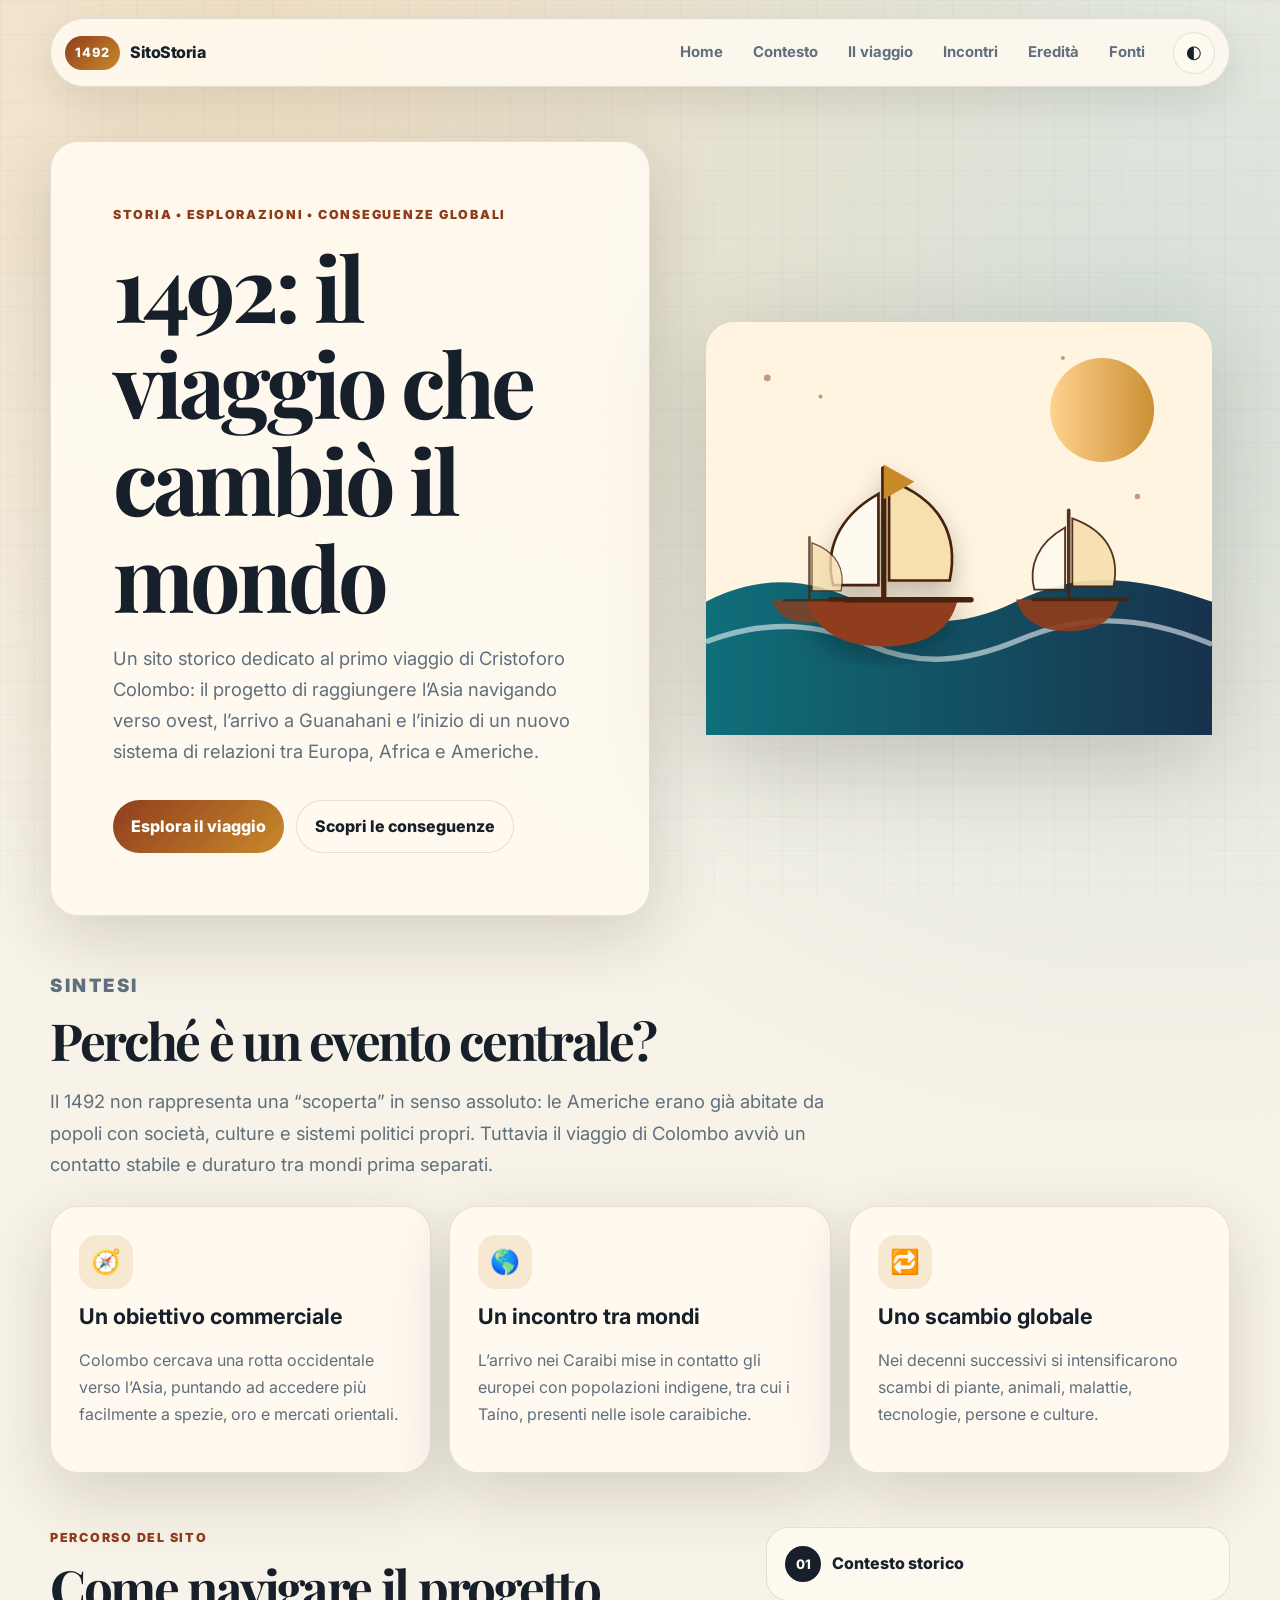
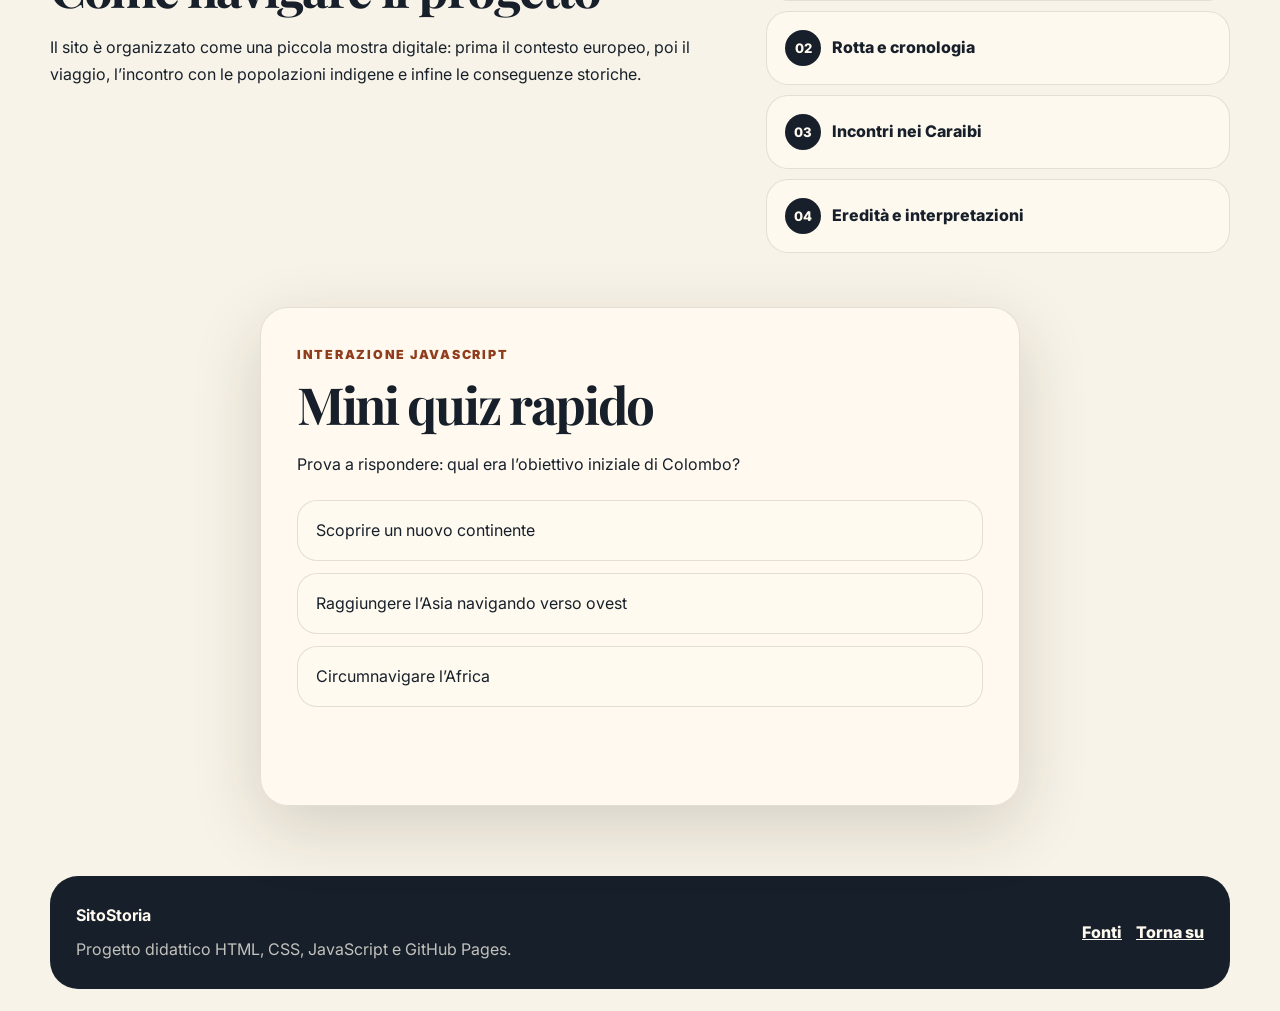
<file: index.html>
<!DOCTYPE html>
<html lang="it" id="top">
<head>
  <meta charset="UTF-8">
  <meta name="viewport" content="width=device-width, initial-scale=1.0">
  <title>SitoStoria | Il viaggio di Colombo del 1492</title>
  <meta name="description" content="Sito storico sulla scoperta dell&#x27;America e sul viaggio di Colombo del 1492.">
  
<link rel="preconnect" href="https://fonts.googleapis.com">
<link rel="preconnect" href="https://fonts.gstatic.com" crossorigin>
<link href="https://fonts.googleapis.com/css2?family=Inter:wght@400;500;600;700;800&family=Playfair+Display:wght@700;800&display=swap" rel="stylesheet">

  <link rel="stylesheet" href="css/style.css">
  <script src="js/script.js" defer></script>
</head>
<body>
  <div class="progress-bar" aria-hidden="true"></div>
  
<header class="site-header">
  <a class="brand" href="index.html" aria-label="Torna alla home">
    <span class="brand-mark">1492</span>
    <span class="brand-text">SitoStoria</span>
  </a>

  <button class="nav-toggle" aria-label="Apri menu" aria-expanded="false">
    <span></span><span></span><span></span>
  </button>

  <nav class="main-nav" aria-label="Navigazione principale">
    <a href="index.html">Home</a>
    <a href="contesto.html">Contesto</a>
    <a href="viaggio.html">Il viaggio</a>
    <a href="incontri.html">Incontri</a>
    <a href="eredita.html">Eredità</a>
    <a href="fonti.html">Fonti</a>
  </nav>

  <button class="theme-toggle" type="button" aria-label="Cambia tema">◐</button>
</header>

  <main>
  
<section class="hero hero-grid">
  <div class="hero-content">
    <p class="eyebrow">Storia • esplorazioni • conseguenze globali</p>
    <h1>1492: il viaggio che cambiò il mondo</h1>
    <p class="hero-lead">
      Un sito storico dedicato al primo viaggio di Cristoforo Colombo: il progetto di raggiungere l’Asia navigando verso ovest, l’arrivo a Guanahani e l’inizio di un nuovo sistema di relazioni tra Europa, Africa e Americhe.
    </p>
    <div class="hero-actions">
      <a class="btn primary" href="viaggio.html">Esplora il viaggio</a>
      <a class="btn ghost" href="eredita.html">Scopri le conseguenze</a>
    </div>
  </div>
  <div class="hero-visual">
    <img src="img/hero-caravelle.svg" alt="Illustrazione stilizzata di tre caravelle nell'oceano">
  </div>
</section>

<section class="section">
  <div class="section-heading">
    <p class="eyebrow">Sintesi</p>
    <h2>Perché è un evento centrale?</h2>
    <p>
      Il 1492 non rappresenta una “scoperta” in senso assoluto: le Americhe erano già abitate da popoli con società, culture e sistemi politici propri. Tuttavia il viaggio di Colombo avviò un contatto stabile e duraturo tra mondi prima separati.
    </p>
  </div>

  <div class="cards three">
    <article class="card">
      <span class="card-icon">🧭</span>
      <h3>Un obiettivo commerciale</h3>
      <p>Colombo cercava una rotta occidentale verso l’Asia, puntando ad accedere più facilmente a spezie, oro e mercati orientali.</p>
    </article>
    <article class="card">
      <span class="card-icon">🌎</span>
      <h3>Un incontro tra mondi</h3>
      <p>L’arrivo nei Caraibi mise in contatto gli europei con popolazioni indigene, tra cui i Taíno, presenti nelle isole caraibiche.</p>
    </article>
    <article class="card">
      <span class="card-icon">🔁</span>
      <h3>Uno scambio globale</h3>
      <p>Nei decenni successivi si intensificarono scambi di piante, animali, malattie, tecnologie, persone e culture.</p>
    </article>
  </div>
</section>

<section class="section split">
  <div>
    <p class="eyebrow">Percorso del sito</p>
    <h2>Come navigare il progetto</h2>
    <p>
      Il sito è organizzato come una piccola mostra digitale: prima il contesto europeo, poi il viaggio, l’incontro con le popolazioni indigene e infine le conseguenze storiche.
    </p>
  </div>
  <div class="mini-timeline">
    <a href="contesto.html"><span>01</span> Contesto storico</a>
    <a href="viaggio.html"><span>02</span> Rotta e cronologia</a>
    <a href="incontri.html"><span>03</span> Incontri nei Caraibi</a>
    <a href="eredita.html"><span>04</span> Eredità e interpretazioni</a>
  </div>
</section>

<section class="section quiz-section">
  <div class="quiz-card">
    <p class="eyebrow">Interazione JavaScript</p>
    <h2>Mini quiz rapido</h2>
    <p>Prova a rispondere: qual era l’obiettivo iniziale di Colombo?</p>
    <div class="quiz-options" data-quiz>
      <button data-correct="false">Scoprire un nuovo continente</button>
      <button data-correct="true">Raggiungere l’Asia navigando verso ovest</button>
      <button data-correct="false">Circumnavigare l’Africa</button>
    </div>
    <p class="quiz-feedback" aria-live="polite"></p>
  </div>
</section>

  </main>
  
<footer class="site-footer">
  <div>
    <strong>SitoStoria</strong>
    <p>Progetto didattico HTML, CSS, JavaScript e GitHub Pages.</p>
  </div>
  <div class="footer-links">
    <a href="fonti.html">Fonti</a>
    <a href="#top">Torna su</a>
  </div>
</footer>

</body>
</html>
</file>
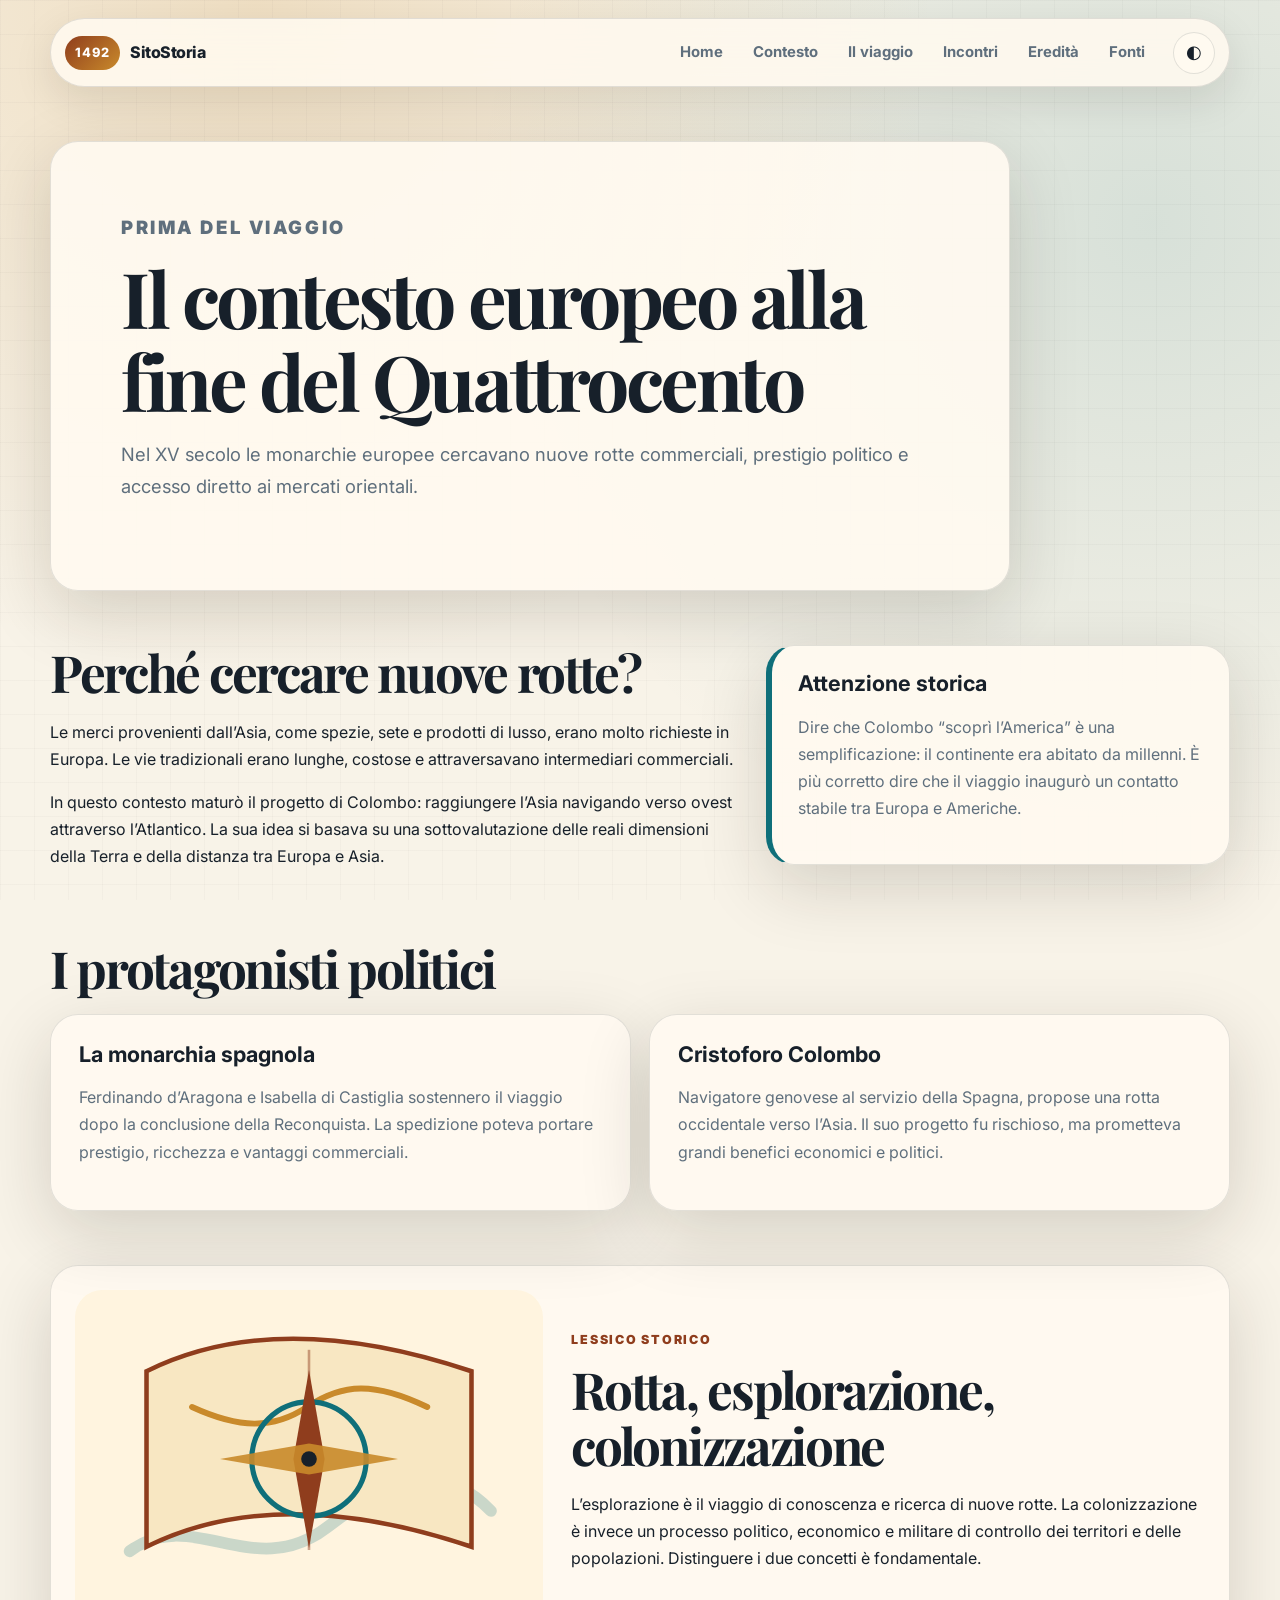
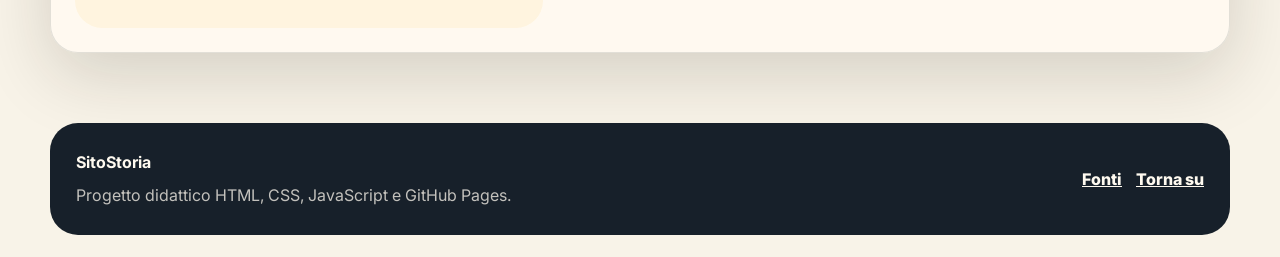
<file: contesto.html>
<!DOCTYPE html>
<html lang="it" id="top">
<head>
  <meta charset="UTF-8">
  <meta name="viewport" content="width=device-width, initial-scale=1.0">
  <title>Contesto storico | SitoStoria</title>
  <meta name="description" content="Contesto storico europeo alla fine del Quattrocento.">
  
<link rel="preconnect" href="https://fonts.googleapis.com">
<link rel="preconnect" href="https://fonts.gstatic.com" crossorigin>
<link href="https://fonts.googleapis.com/css2?family=Inter:wght@400;500;600;700;800&family=Playfair+Display:wght@700;800&display=swap" rel="stylesheet">

  <link rel="stylesheet" href="css/style.css">
  <script src="js/script.js" defer></script>
</head>
<body>
  <div class="progress-bar" aria-hidden="true"></div>
  
<header class="site-header">
  <a class="brand" href="index.html" aria-label="Torna alla home">
    <span class="brand-mark">1492</span>
    <span class="brand-text">SitoStoria</span>
  </a>

  <button class="nav-toggle" aria-label="Apri menu" aria-expanded="false">
    <span></span><span></span><span></span>
  </button>

  <nav class="main-nav" aria-label="Navigazione principale">
    <a href="index.html">Home</a>
    <a href="contesto.html">Contesto</a>
    <a href="viaggio.html">Il viaggio</a>
    <a href="incontri.html">Incontri</a>
    <a href="eredita.html">Eredità</a>
    <a href="fonti.html">Fonti</a>
  </nav>

  <button class="theme-toggle" type="button" aria-label="Cambia tema">◐</button>
</header>

  <main>
  
<section class="page-hero">
  <p class="eyebrow">Prima del viaggio</p>
  <h1>Il contesto europeo alla fine del Quattrocento</h1>
  <p>
    Nel XV secolo le monarchie europee cercavano nuove rotte commerciali, prestigio politico e accesso diretto ai mercati orientali.
  </p>
</section>

<section class="section split">
  <div>
    <h2>Perché cercare nuove rotte?</h2>
    <p>
      Le merci provenienti dall’Asia, come spezie, sete e prodotti di lusso, erano molto richieste in Europa. Le vie tradizionali erano lunghe, costose e attraversavano intermediari commerciali.
    </p>
    <p>
      In questo contesto maturò il progetto di Colombo: raggiungere l’Asia navigando verso ovest attraverso l’Atlantico. La sua idea si basava su una sottovalutazione delle reali dimensioni della Terra e della distanza tra Europa e Asia.
    </p>
  </div>
  <aside class="note">
    <h3>Attenzione storica</h3>
    <p>
      Dire che Colombo “scoprì l’America” è una semplificazione: il continente era abitato da millenni. È più corretto dire che il viaggio inaugurò un contatto stabile tra Europa e Americhe.
    </p>
  </aside>
</section>

<section class="section">
  <h2>I protagonisti politici</h2>
  <div class="cards two">
    <article class="card">
      <h3>La monarchia spagnola</h3>
      <p>
        Ferdinando d’Aragona e Isabella di Castiglia sostennero il viaggio dopo la conclusione della Reconquista. La spedizione poteva portare prestigio, ricchezza e vantaggi commerciali.
      </p>
    </article>
    <article class="card">
      <h3>Cristoforo Colombo</h3>
      <p>
        Navigatore genovese al servizio della Spagna, propose una rotta occidentale verso l’Asia. Il suo progetto fu rischioso, ma prometteva grandi benefici economici e politici.
      </p>
    </article>
  </div>
</section>

<section class="section image-band">
  <img src="img/compasso-mappa.svg" alt="Compasso e mappa nautica stilizzata">
  <div>
    <p class="eyebrow">Lessico storico</p>
    <h2>Rotta, esplorazione, colonizzazione</h2>
    <p>
      L’esplorazione è il viaggio di conoscenza e ricerca di nuove rotte. La colonizzazione è invece un processo politico, economico e militare di controllo dei territori e delle popolazioni. Distinguere i due concetti è fondamentale.
    </p>
  </div>
</section>

  </main>
  
<footer class="site-footer">
  <div>
    <strong>SitoStoria</strong>
    <p>Progetto didattico HTML, CSS, JavaScript e GitHub Pages.</p>
  </div>
  <div class="footer-links">
    <a href="fonti.html">Fonti</a>
    <a href="#top">Torna su</a>
  </div>
</footer>

</body>
</html>
</file>
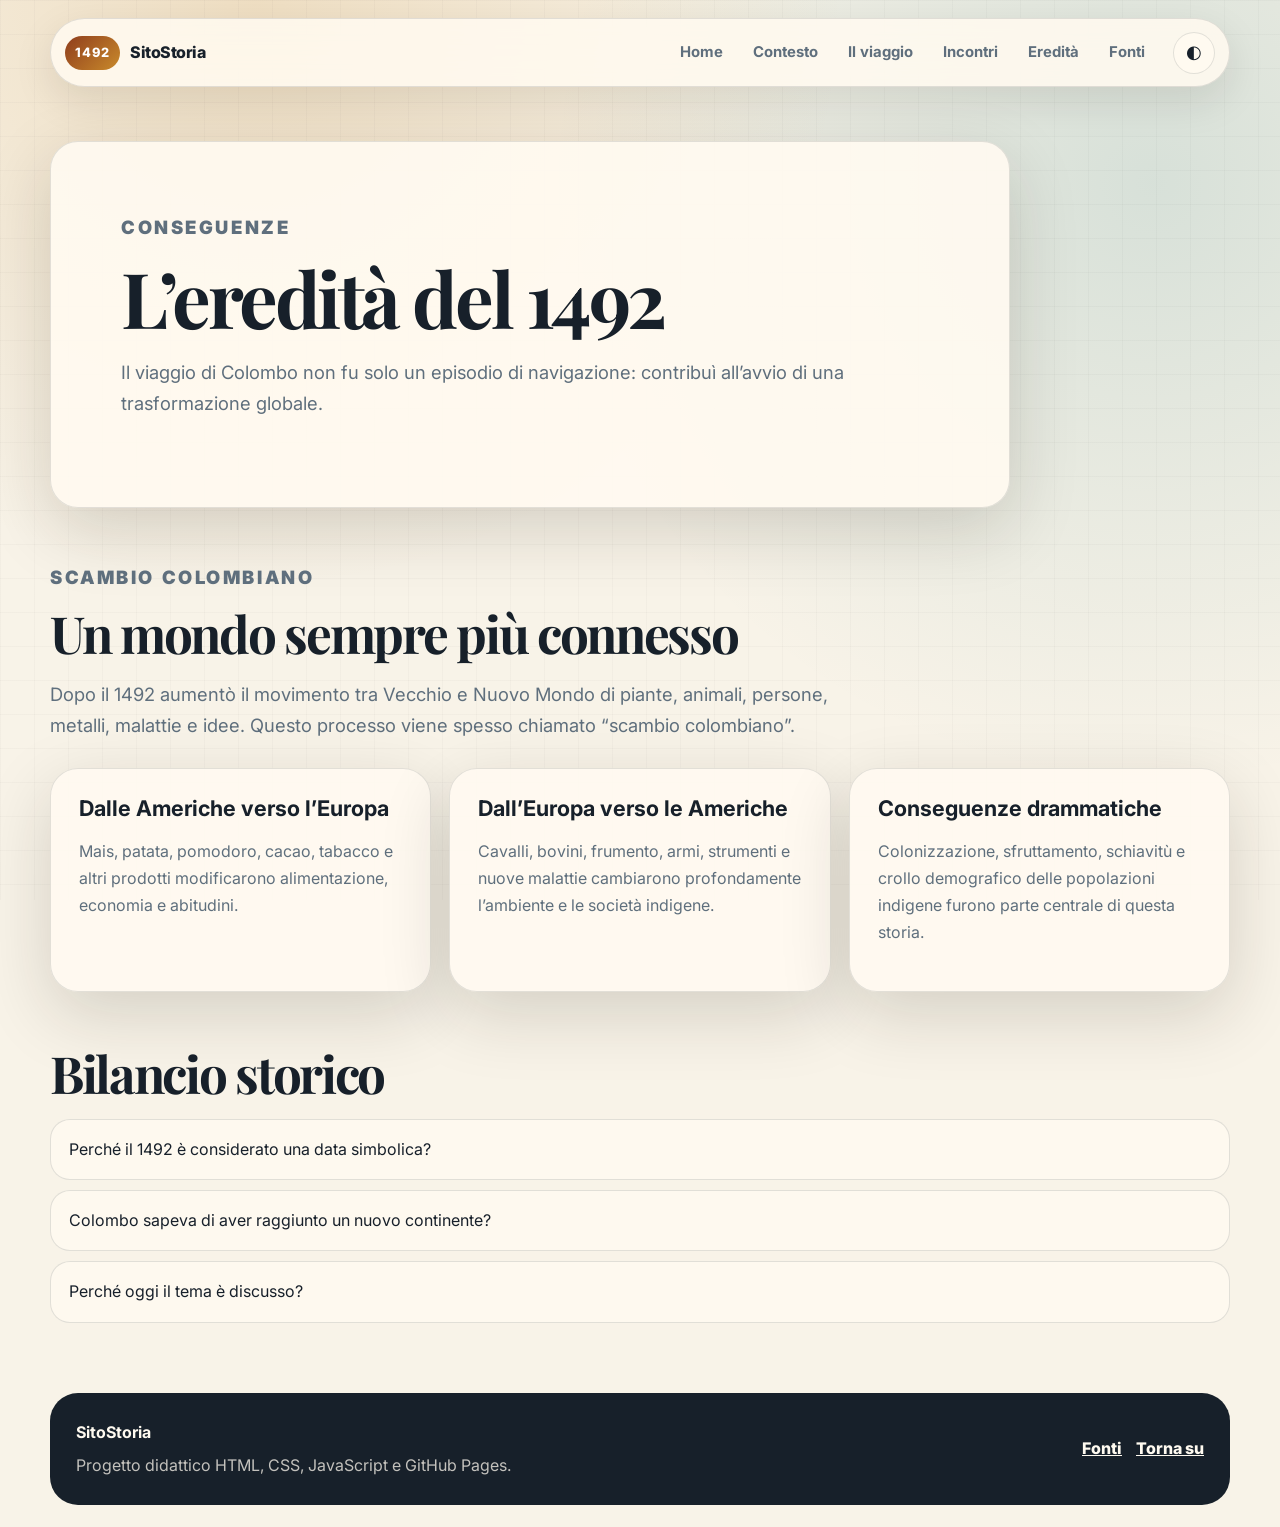
<file: eredita.html>
<!DOCTYPE html>
<html lang="it" id="top">
<head>
  <meta charset="UTF-8">
  <meta name="viewport" content="width=device-width, initial-scale=1.0">
  <title>Eredità del 1492 | SitoStoria</title>
  <meta name="description" content="Conseguenze storiche, scambio colombiano e dibattito attuale.">
  
<link rel="preconnect" href="https://fonts.googleapis.com">
<link rel="preconnect" href="https://fonts.gstatic.com" crossorigin>
<link href="https://fonts.googleapis.com/css2?family=Inter:wght@400;500;600;700;800&family=Playfair+Display:wght@700;800&display=swap" rel="stylesheet">

  <link rel="stylesheet" href="css/style.css">
  <script src="js/script.js" defer></script>
</head>
<body>
  <div class="progress-bar" aria-hidden="true"></div>
  
<header class="site-header">
  <a class="brand" href="index.html" aria-label="Torna alla home">
    <span class="brand-mark">1492</span>
    <span class="brand-text">SitoStoria</span>
  </a>

  <button class="nav-toggle" aria-label="Apri menu" aria-expanded="false">
    <span></span><span></span><span></span>
  </button>

  <nav class="main-nav" aria-label="Navigazione principale">
    <a href="index.html">Home</a>
    <a href="contesto.html">Contesto</a>
    <a href="viaggio.html">Il viaggio</a>
    <a href="incontri.html">Incontri</a>
    <a href="eredita.html">Eredità</a>
    <a href="fonti.html">Fonti</a>
  </nav>

  <button class="theme-toggle" type="button" aria-label="Cambia tema">◐</button>
</header>

  <main>
  
<section class="page-hero">
  <p class="eyebrow">Conseguenze</p>
  <h1>L’eredità del 1492</h1>
  <p>
    Il viaggio di Colombo non fu solo un episodio di navigazione: contribuì all’avvio di una trasformazione globale.
  </p>
</section>

<section class="section">
  <div class="section-heading">
    <p class="eyebrow">Scambio colombiano</p>
    <h2>Un mondo sempre più connesso</h2>
    <p>
      Dopo il 1492 aumentò il movimento tra Vecchio e Nuovo Mondo di piante, animali, persone, metalli, malattie e idee. Questo processo viene spesso chiamato “scambio colombiano”.
    </p>
  </div>

  <div class="exchange-grid">
    <article>
      <h3>Dalle Americhe verso l’Europa</h3>
      <p>Mais, patata, pomodoro, cacao, tabacco e altri prodotti modificarono alimentazione, economia e abitudini.</p>
    </article>
    <article>
      <h3>Dall’Europa verso le Americhe</h3>
      <p>Cavalli, bovini, frumento, armi, strumenti e nuove malattie cambiarono profondamente l’ambiente e le società indigene.</p>
    </article>
    <article>
      <h3>Conseguenze drammatiche</h3>
      <p>Colonizzazione, sfruttamento, schiavitù e crollo demografico delle popolazioni indigene furono parte centrale di questa storia.</p>
    </article>
  </div>
</section>

<section class="section">
  <h2>Bilancio storico</h2>
  <div class="accordion" data-accordion>
    <button aria-expanded="false">Perché il 1492 è considerato una data simbolica?</button>
    <div>
      <p>Perché segna l’avvio di collegamenti regolari e permanenti tra Europa e Americhe, con conseguenze politiche, economiche, culturali ed ecologiche globali.</p>
    </div>

    <button aria-expanded="false">Colombo sapeva di aver raggiunto un nuovo continente?</button>
    <div>
      <p>No. Colombo rimase convinto di aver raggiunto zone dell’Asia, non un continente sconosciuto agli europei.</p>
    </div>

    <button aria-expanded="false">Perché oggi il tema è discusso?</button>
    <div>
      <p>Perché la narrazione celebrativa tradizionale non considera abbastanza la violenza coloniale e l’impatto sulle popolazioni indigene.</p>
    </div>
  </div>
</section>

  </main>
  
<footer class="site-footer">
  <div>
    <strong>SitoStoria</strong>
    <p>Progetto didattico HTML, CSS, JavaScript e GitHub Pages.</p>
  </div>
  <div class="footer-links">
    <a href="fonti.html">Fonti</a>
    <a href="#top">Torna su</a>
  </div>
</footer>

</body>
</html>
</file>
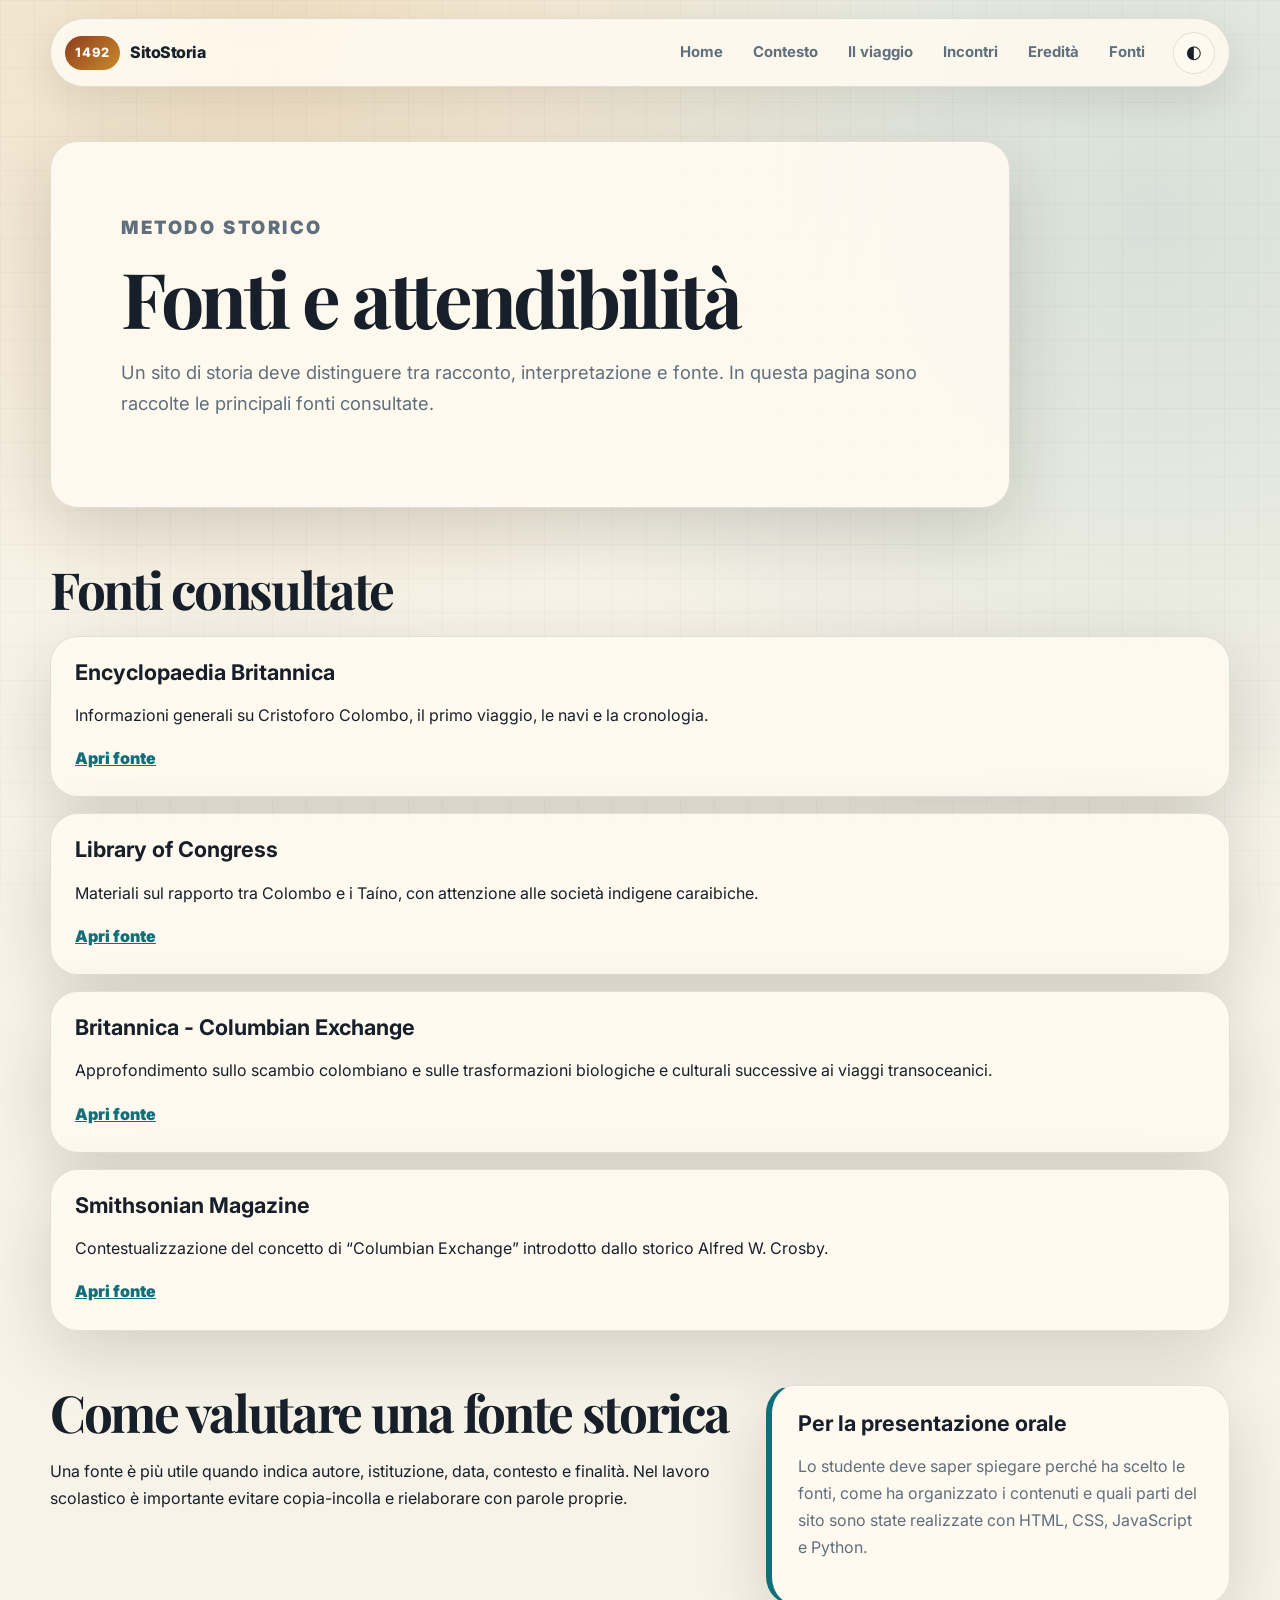
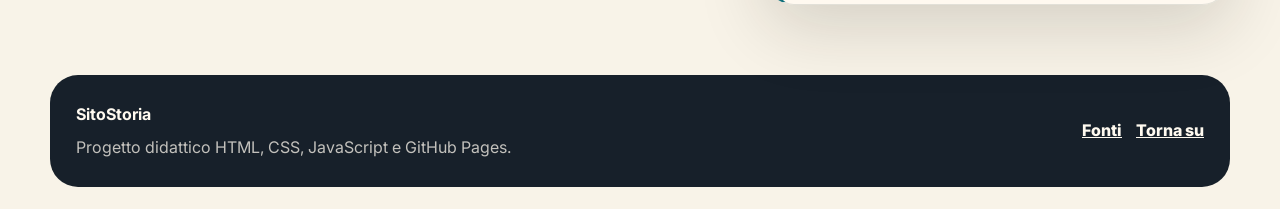
<file: fonti.html>
<!DOCTYPE html>
<html lang="it" id="top">
<head>
  <meta charset="UTF-8">
  <meta name="viewport" content="width=device-width, initial-scale=1.0">
  <title>Fonti | SitoStoria</title>
  <meta name="description" content="Fonti utilizzate per il sito storico.">
  
<link rel="preconnect" href="https://fonts.googleapis.com">
<link rel="preconnect" href="https://fonts.gstatic.com" crossorigin>
<link href="https://fonts.googleapis.com/css2?family=Inter:wght@400;500;600;700;800&family=Playfair+Display:wght@700;800&display=swap" rel="stylesheet">

  <link rel="stylesheet" href="css/style.css">
  <script src="js/script.js" defer></script>
</head>
<body>
  <div class="progress-bar" aria-hidden="true"></div>
  
<header class="site-header">
  <a class="brand" href="index.html" aria-label="Torna alla home">
    <span class="brand-mark">1492</span>
    <span class="brand-text">SitoStoria</span>
  </a>

  <button class="nav-toggle" aria-label="Apri menu" aria-expanded="false">
    <span></span><span></span><span></span>
  </button>

  <nav class="main-nav" aria-label="Navigazione principale">
    <a href="index.html">Home</a>
    <a href="contesto.html">Contesto</a>
    <a href="viaggio.html">Il viaggio</a>
    <a href="incontri.html">Incontri</a>
    <a href="eredita.html">Eredità</a>
    <a href="fonti.html">Fonti</a>
  </nav>

  <button class="theme-toggle" type="button" aria-label="Cambia tema">◐</button>
</header>

  <main>
  
<section class="page-hero">
  <p class="eyebrow">Metodo storico</p>
  <h1>Fonti e attendibilità</h1>
  <p>
    Un sito di storia deve distinguere tra racconto, interpretazione e fonte. In questa pagina sono raccolte le principali fonti consultate.
  </p>
</section>

<section class="section">
  <h2>Fonti consultate</h2>
  <div class="sources-list">
    <article>
      <h3>Encyclopaedia Britannica</h3>
      <p>Informazioni generali su Cristoforo Colombo, il primo viaggio, le navi e la cronologia.</p>
      <a href="https://www.britannica.com/biography/Christopher-Columbus/The-first-voyage" target="_blank" rel="noopener">Apri fonte</a>
    </article>
    <article>
      <h3>Library of Congress</h3>
      <p>Materiali sul rapporto tra Colombo e i Taíno, con attenzione alle società indigene caraibiche.</p>
      <a href="https://www.loc.gov/exhibits/exploring-the-early-americas/columbus-and-the-taino.html" target="_blank" rel="noopener">Apri fonte</a>
    </article>
    <article>
      <h3>Britannica - Columbian Exchange</h3>
      <p>Approfondimento sullo scambio colombiano e sulle trasformazioni biologiche e culturali successive ai viaggi transoceanici.</p>
      <a href="https://www.britannica.com/event/Columbian-exchange" target="_blank" rel="noopener">Apri fonte</a>
    </article>
    <article>
      <h3>Smithsonian Magazine</h3>
      <p>Contestualizzazione del concetto di “Columbian Exchange” introdotto dallo storico Alfred W. Crosby.</p>
      <a href="https://www.smithsonianmag.com/history/alfred-w-crosby-on-the-columbian-exchange-98116477/" target="_blank" rel="noopener">Apri fonte</a>
    </article>
  </div>
</section>

<section class="section split">
  <div>
    <h2>Come valutare una fonte storica</h2>
    <p>
      Una fonte è più utile quando indica autore, istituzione, data, contesto e finalità. Nel lavoro scolastico è importante evitare copia-incolla e rielaborare con parole proprie.
    </p>
  </div>
  <aside class="note">
    <h3>Per la presentazione orale</h3>
    <p>
      Lo studente deve saper spiegare perché ha scelto le fonti, come ha organizzato i contenuti e quali parti del sito sono state realizzate con HTML, CSS, JavaScript e Python.
    </p>
  </aside>
</section>

  </main>
  
<footer class="site-footer">
  <div>
    <strong>SitoStoria</strong>
    <p>Progetto didattico HTML, CSS, JavaScript e GitHub Pages.</p>
  </div>
  <div class="footer-links">
    <a href="fonti.html">Fonti</a>
    <a href="#top">Torna su</a>
  </div>
</footer>

</body>
</html>
</file>
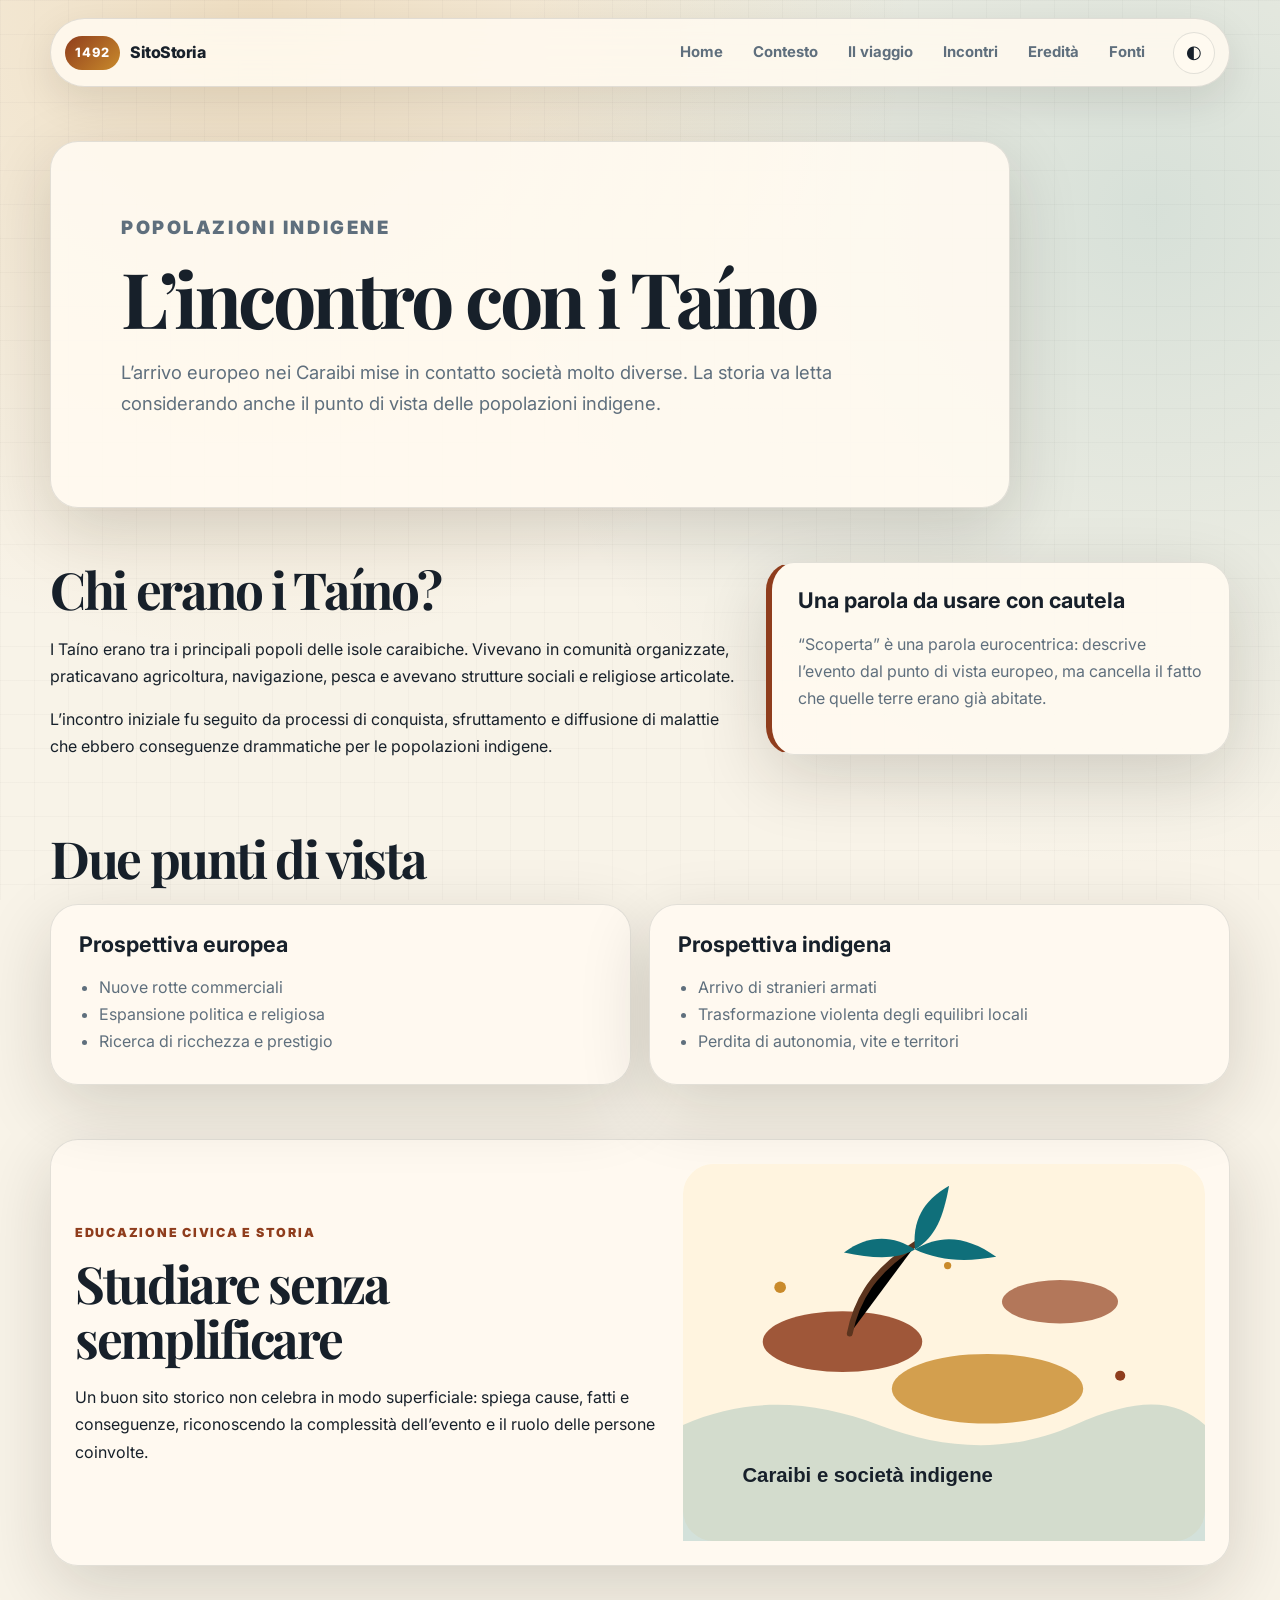
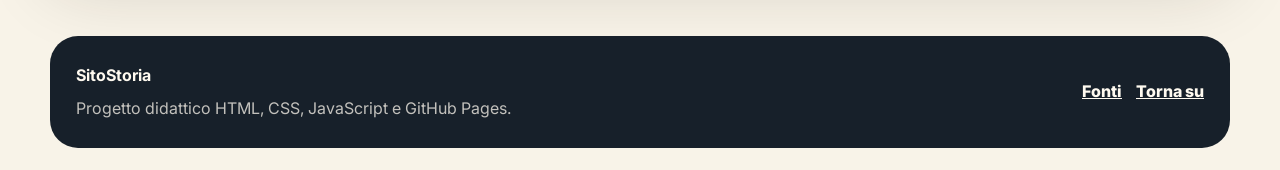
<file: incontri.html>
<!DOCTYPE html>
<html lang="it" id="top">
<head>
  <meta charset="UTF-8">
  <meta name="viewport" content="width=device-width, initial-scale=1.0">
  <title>Incontri con i Taíno | SitoStoria</title>
  <meta name="description" content="L&#x27;incontro tra Colombo e le popolazioni indigene dei Caraibi.">
  
<link rel="preconnect" href="https://fonts.googleapis.com">
<link rel="preconnect" href="https://fonts.gstatic.com" crossorigin>
<link href="https://fonts.googleapis.com/css2?family=Inter:wght@400;500;600;700;800&family=Playfair+Display:wght@700;800&display=swap" rel="stylesheet">

  <link rel="stylesheet" href="css/style.css">
  <script src="js/script.js" defer></script>
</head>
<body>
  <div class="progress-bar" aria-hidden="true"></div>
  
<header class="site-header">
  <a class="brand" href="index.html" aria-label="Torna alla home">
    <span class="brand-mark">1492</span>
    <span class="brand-text">SitoStoria</span>
  </a>

  <button class="nav-toggle" aria-label="Apri menu" aria-expanded="false">
    <span></span><span></span><span></span>
  </button>

  <nav class="main-nav" aria-label="Navigazione principale">
    <a href="index.html">Home</a>
    <a href="contesto.html">Contesto</a>
    <a href="viaggio.html">Il viaggio</a>
    <a href="incontri.html">Incontri</a>
    <a href="eredita.html">Eredità</a>
    <a href="fonti.html">Fonti</a>
  </nav>

  <button class="theme-toggle" type="button" aria-label="Cambia tema">◐</button>
</header>

  <main>
  
<section class="page-hero">
  <p class="eyebrow">Popolazioni indigene</p>
  <h1>L’incontro con i Taíno</h1>
  <p>
    L’arrivo europeo nei Caraibi mise in contatto società molto diverse. La storia va letta considerando anche il punto di vista delle popolazioni indigene.
  </p>
</section>

<section class="section split">
  <div>
    <h2>Chi erano i Taíno?</h2>
    <p>
      I Taíno erano tra i principali popoli delle isole caraibiche. Vivevano in comunità organizzate, praticavano agricoltura, navigazione, pesca e avevano strutture sociali e religiose articolate.
    </p>
    <p>
      L’incontro iniziale fu seguito da processi di conquista, sfruttamento e diffusione di malattie che ebbero conseguenze drammatiche per le popolazioni indigene.
    </p>
  </div>
  <aside class="note warning">
    <h3>Una parola da usare con cautela</h3>
    <p>
      “Scoperta” è una parola eurocentrica: descrive l’evento dal punto di vista europeo, ma cancella il fatto che quelle terre erano già abitate.
    </p>
  </aside>
</section>

<section class="section">
  <h2>Due punti di vista</h2>
  <div class="comparison">
    <article>
      <h3>Prospettiva europea</h3>
      <ul>
        <li>Nuove rotte commerciali</li>
        <li>Espansione politica e religiosa</li>
        <li>Ricerca di ricchezza e prestigio</li>
      </ul>
    </article>
    <article>
      <h3>Prospettiva indigena</h3>
      <ul>
        <li>Arrivo di stranieri armati</li>
        <li>Trasformazione violenta degli equilibri locali</li>
        <li>Perdita di autonomia, vite e territori</li>
      </ul>
    </article>
  </div>
</section>

<section class="section image-band reverse">
  <img src="img/isole-caraibi.svg" alt="Isole caraibiche stilizzate">
  <div>
    <p class="eyebrow">Educazione civica e storia</p>
    <h2>Studiare senza semplificare</h2>
    <p>
      Un buon sito storico non celebra in modo superficiale: spiega cause, fatti e conseguenze, riconoscendo la complessità dell’evento e il ruolo delle persone coinvolte.
    </p>
  </div>
</section>

  </main>
  
<footer class="site-footer">
  <div>
    <strong>SitoStoria</strong>
    <p>Progetto didattico HTML, CSS, JavaScript e GitHub Pages.</p>
  </div>
  <div class="footer-links">
    <a href="fonti.html">Fonti</a>
    <a href="#top">Torna su</a>
  </div>
</footer>

</body>
</html>
</file>
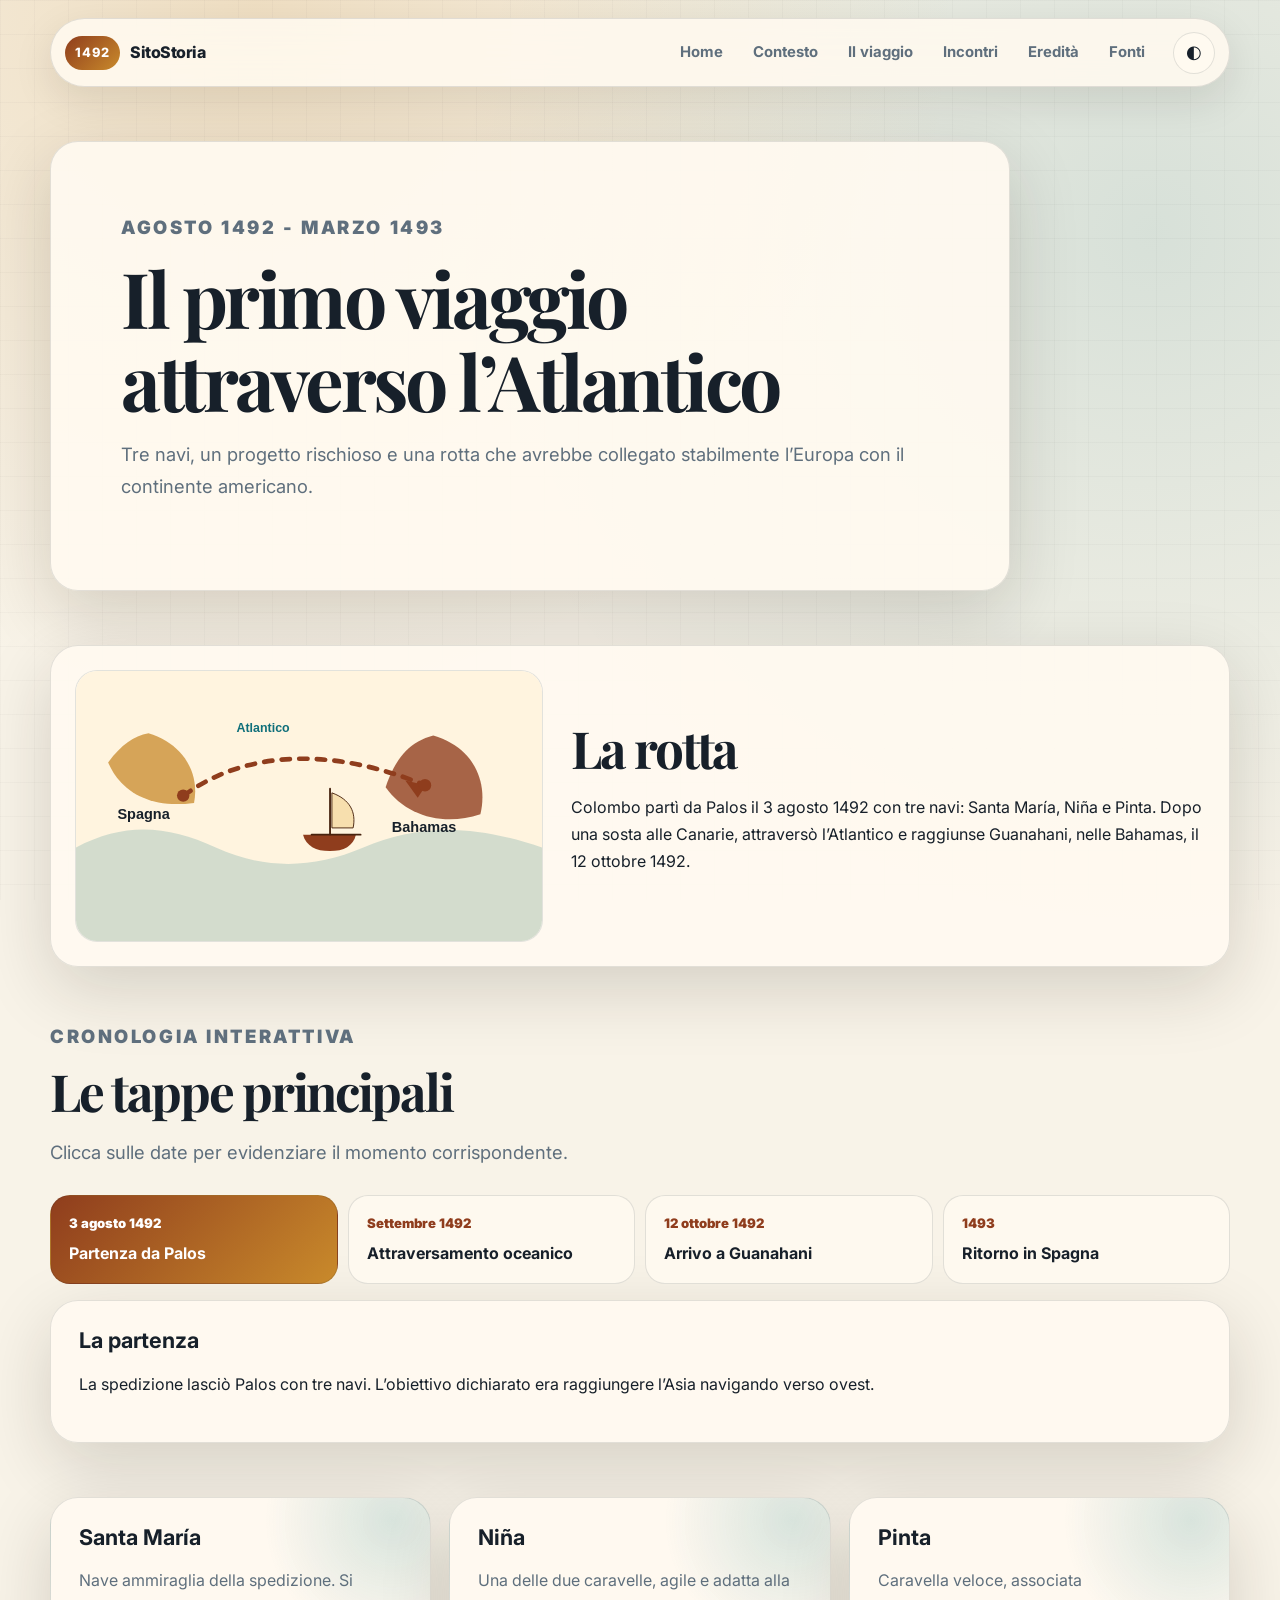
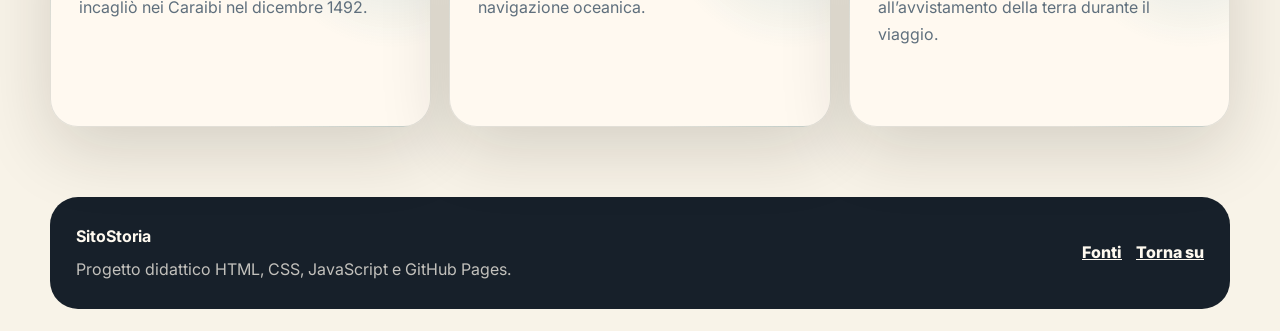
<file: viaggio.html>
<!DOCTYPE html>
<html lang="it" id="top">
<head>
  <meta charset="UTF-8">
  <meta name="viewport" content="width=device-width, initial-scale=1.0">
  <title>Il viaggio | SitoStoria</title>
  <meta name="description" content="Rotta e cronologia del primo viaggio di Cristoforo Colombo.">
  
<link rel="preconnect" href="https://fonts.googleapis.com">
<link rel="preconnect" href="https://fonts.gstatic.com" crossorigin>
<link href="https://fonts.googleapis.com/css2?family=Inter:wght@400;500;600;700;800&family=Playfair+Display:wght@700;800&display=swap" rel="stylesheet">

  <link rel="stylesheet" href="css/style.css">
  <script src="js/script.js" defer></script>
</head>
<body>
  <div class="progress-bar" aria-hidden="true"></div>
  
<header class="site-header">
  <a class="brand" href="index.html" aria-label="Torna alla home">
    <span class="brand-mark">1492</span>
    <span class="brand-text">SitoStoria</span>
  </a>

  <button class="nav-toggle" aria-label="Apri menu" aria-expanded="false">
    <span></span><span></span><span></span>
  </button>

  <nav class="main-nav" aria-label="Navigazione principale">
    <a href="index.html">Home</a>
    <a href="contesto.html">Contesto</a>
    <a href="viaggio.html">Il viaggio</a>
    <a href="incontri.html">Incontri</a>
    <a href="eredita.html">Eredità</a>
    <a href="fonti.html">Fonti</a>
  </nav>

  <button class="theme-toggle" type="button" aria-label="Cambia tema">◐</button>
</header>

  <main>
  
<section class="page-hero">
  <p class="eyebrow">Agosto 1492 - marzo 1493</p>
  <h1>Il primo viaggio attraverso l’Atlantico</h1>
  <p>
    Tre navi, un progetto rischioso e una rotta che avrebbe collegato stabilmente l’Europa con il continente americano.
  </p>
</section>

<section class="section">
  <div class="map-card">
    <img src="img/rotta-atlantica.svg" alt="Mappa stilizzata della rotta atlantica del primo viaggio di Colombo">
    <div>
      <h2>La rotta</h2>
      <p>
        Colombo partì da Palos il 3 agosto 1492 con tre navi: Santa María, Niña e Pinta. Dopo una sosta alle Canarie, attraversò l’Atlantico e raggiunse Guanahani, nelle Bahamas, il 12 ottobre 1492.
      </p>
    </div>
  </div>
</section>

<section class="section">
  <div class="section-heading">
    <p class="eyebrow">Cronologia interattiva</p>
    <h2>Le tappe principali</h2>
    <p>Clicca sulle date per evidenziare il momento corrispondente.</p>
  </div>

  <div class="timeline" data-timeline>
    <button class="timeline-item active" data-panel="t1">
      <span>3 agosto 1492</span>
      <strong>Partenza da Palos</strong>
    </button>
    <button class="timeline-item" data-panel="t2">
      <span>Settembre 1492</span>
      <strong>Attraversamento oceanico</strong>
    </button>
    <button class="timeline-item" data-panel="t3">
      <span>12 ottobre 1492</span>
      <strong>Arrivo a Guanahani</strong>
    </button>
    <button class="timeline-item" data-panel="t4">
      <span>1493</span>
      <strong>Ritorno in Spagna</strong>
    </button>
  </div>

  <div class="timeline-panels">
    <article class="timeline-panel active" id="t1">
      <h3>La partenza</h3>
      <p>La spedizione lasciò Palos con tre navi. L’obiettivo dichiarato era raggiungere l’Asia navigando verso ovest.</p>
    </article>
    <article class="timeline-panel" id="t2">
      <h3>Il viaggio nell’Atlantico</h3>
      <p>L’equipaggio affrontò incertezza, paura e lunghi giorni di navigazione senza avvistare terra.</p>
    </article>
    <article class="timeline-panel" id="t3">
      <h3>L’approdo</h3>
      <p>La terra avvistata era un’isola delle Bahamas, chiamata Guanahani dagli abitanti locali e San Salvador da Colombo.</p>
    </article>
    <article class="timeline-panel" id="t4">
      <h3>Il ritorno</h3>
      <p>Colombo rientrò in Spagna nel 1493, convinto di aver raggiunto terre vicine all’Asia.</p>
    </article>
  </div>
</section>

<section class="section cards three">
  <article class="card ship-card">
    <h3>Santa María</h3>
    <p>Nave ammiraglia della spedizione. Si incagliò nei Caraibi nel dicembre 1492.</p>
  </article>
  <article class="card ship-card">
    <h3>Niña</h3>
    <p>Una delle due caravelle, agile e adatta alla navigazione oceanica.</p>
  </article>
  <article class="card ship-card">
    <h3>Pinta</h3>
    <p>Caravella veloce, associata all’avvistamento della terra durante il viaggio.</p>
  </article>
</section>

  </main>
  
<footer class="site-footer">
  <div>
    <strong>SitoStoria</strong>
    <p>Progetto didattico HTML, CSS, JavaScript e GitHub Pages.</p>
  </div>
  <div class="footer-links">
    <a href="fonti.html">Fonti</a>
    <a href="#top">Torna su</a>
  </div>
</footer>

</body>
</html>
</file>
<file: css/style.css>
:root {
  --bg: #f8f3e8;
  --paper: #fffaf0;
  --ink: #17202a;
  --muted: #5f6f7d;
  --brand: #8f3d1d;
  --brand-2: #c98a2b;
  --accent: #0f6f7a;
  --line: rgba(23, 32, 42, .12);
  --shadow: 0 22px 70px rgba(31, 22, 12, .16);
  --radius: 28px;
  --max: 1180px;
}

[data-theme="dark"] {
  --bg: #101820;
  --paper: #172330;
  --ink: #f5efe5;
  --muted: #b7c4c9;
  --brand: #f0a361;
  --brand-2: #ffd08a;
  --accent: #5bd4df;
  --line: rgba(255, 255, 255, .14);
  --shadow: 0 22px 70px rgba(0, 0, 0, .35);
}

* { box-sizing: border-box; }

html { scroll-behavior: smooth; }

body {
  margin: 0;
  font-family: "Inter", system-ui, -apple-system, BlinkMacSystemFont, "Segoe UI", sans-serif;
  background:
    radial-gradient(circle at 20% 0%, rgba(201, 138, 43, .20), transparent 32%),
    radial-gradient(circle at 90% 12%, rgba(15, 111, 122, .14), transparent 34%),
    var(--bg);
  color: var(--ink);
  line-height: 1.7;
}

body::before {
  content: "";
  position: fixed;
  inset: 0;
  pointer-events: none;
  background-image: linear-gradient(rgba(23,32,42,.025) 1px, transparent 1px),
                    linear-gradient(90deg, rgba(23,32,42,.025) 1px, transparent 1px);
  background-size: 34px 34px;
  z-index: -1;
}

a { color: inherit; }

img {
  max-width: 100%;
  display: block;
}

.progress-bar {
  position: fixed;
  top: 0;
  left: 0;
  height: 4px;
  width: 0%;
  background: linear-gradient(90deg, var(--brand), var(--accent));
  z-index: 1000;
}

.site-header {
  width: min(var(--max), calc(100% - 32px));
  margin: 18px auto 0;
  padding: 12px 14px;
  border: 1px solid var(--line);
  border-radius: 999px;
  background: color-mix(in srgb, var(--paper) 88%, transparent);
  backdrop-filter: blur(16px);
  box-shadow: 0 14px 40px rgba(31, 22, 12, .10);
  display: flex;
  align-items: center;
  gap: 16px;
  position: sticky;
  top: 12px;
  z-index: 900;
}

.brand {
  display: inline-flex;
  align-items: center;
  gap: 10px;
  text-decoration: none;
  font-weight: 800;
  white-space: nowrap;
}

.brand-mark {
  background: linear-gradient(135deg, var(--brand), var(--brand-2));
  color: #fff;
  border-radius: 999px;
  padding: 6px 10px;
  font-size: .8rem;
  letter-spacing: .08em;
}

.brand-text {
  letter-spacing: -.03em;
}

.main-nav {
  margin-left: auto;
  display: flex;
  gap: 6px;
  align-items: center;
}

.main-nav a {
  text-decoration: none;
  color: var(--muted);
  font-weight: 700;
  font-size: .93rem;
  padding: 9px 12px;
  border-radius: 999px;
  transition: .2s ease;
}

.main-nav a:hover,
.main-nav a:focus {
  color: var(--ink);
  background: rgba(143, 61, 29, .10);
}

.theme-toggle,
.nav-toggle {
  border: 1px solid var(--line);
  color: var(--ink);
  background: var(--paper);
  border-radius: 999px;
  cursor: pointer;
}

.theme-toggle {
  width: 42px;
  height: 42px;
  font-size: 1.1rem;
}

.nav-toggle {
  display: none;
  width: 44px;
  height: 44px;
  align-items: center;
  justify-content: center;
  flex-direction: column;
  gap: 5px;
}

.nav-toggle span {
  width: 18px;
  height: 2px;
  background: var(--ink);
  border-radius: 99px;
}

main {
  width: min(var(--max), calc(100% - 32px));
  margin: 0 auto;
}

.hero,
.page-hero,
.section {
  margin: 54px 0;
}

.hero-grid {
  display: grid;
  grid-template-columns: 1.05fr .95fr;
  gap: 38px;
  align-items: center;
  min-height: 620px;
}

.hero-content,
.page-hero,
.card,
.note,
.quiz-card,
.map-card,
.timeline-panel,
.comparison article,
.exchange-grid article,
.sources-list article,
.image-band {
  background: color-mix(in srgb, var(--paper) 92%, transparent);
  border: 1px solid var(--line);
  box-shadow: var(--shadow);
  border-radius: var(--radius);
}

.hero-content {
  padding: clamp(30px, 5vw, 62px);
}

.hero-visual {
  padding: 18px;
}

.hero-visual img {
  filter: drop-shadow(0 25px 50px rgba(31,22,12,.20));
}

.eyebrow {
  margin: 0 0 12px;
  color: var(--brand);
  text-transform: uppercase;
  letter-spacing: .14em;
  font-size: .78rem;
  font-weight: 900;
}

h1, h2, h3 {
  line-height: 1.08;
  margin: 0 0 18px;
}

h1, h2 {
  font-family: "Playfair Display", Georgia, serif;
  letter-spacing: -.045em;
}

h1 {
  font-size: clamp(3rem, 7vw, 6.6rem);
}

h2 {
  font-size: clamp(2rem, 4vw, 3.5rem);
}

h3 { font-size: 1.35rem; }

p { margin-top: 0; }

.hero-lead,
.page-hero p,
.section-heading p {
  color: var(--muted);
  font-size: 1.15rem;
}

.hero-actions {
  display: flex;
  gap: 12px;
  flex-wrap: wrap;
  margin-top: 32px;
}

.btn {
  display: inline-flex;
  align-items: center;
  justify-content: center;
  min-height: 48px;
  padding: 12px 18px;
  border-radius: 999px;
  text-decoration: none;
  font-weight: 800;
  border: 1px solid var(--line);
}

.btn.primary {
  background: linear-gradient(135deg, var(--brand), var(--brand-2));
  color: white;
  border: none;
}

.btn.ghost {
  background: color-mix(in srgb, var(--paper) 88%, transparent);
}

.page-hero {
  padding: clamp(30px, 6vw, 70px);
  max-width: 960px;
}

.page-hero h1 {
  font-size: clamp(2.7rem, 6vw, 5.4rem);
}

.section-heading {
  max-width: 820px;
  margin-bottom: 26px;
}

.cards {
  display: grid;
  gap: 18px;
}

.cards.three {
  grid-template-columns: repeat(3, 1fr);
}

.cards.two {
  grid-template-columns: repeat(2, 1fr);
}

.card {
  padding: 28px;
}

.card-icon {
  display: inline-grid;
  place-items: center;
  width: 54px;
  height: 54px;
  border-radius: 18px;
  background: rgba(201, 138, 43, .16);
  font-size: 1.5rem;
  margin-bottom: 16px;
}

.card p, .note p, .comparison p, .exchange-grid p { color: var(--muted); }

.split {
  display: grid;
  grid-template-columns: 1.2fr .8fr;
  gap: 20px;
  align-items: start;
}

.note {
  padding: 26px;
  border-left: 6px solid var(--accent);
}

.note.warning {
  border-left-color: var(--brand);
}

.mini-timeline {
  display: grid;
  gap: 10px;
}

.mini-timeline a {
  padding: 18px;
  border-radius: 22px;
  border: 1px solid var(--line);
  background: color-mix(in srgb, var(--paper) 86%, transparent);
  text-decoration: none;
  font-weight: 800;
}

.mini-timeline span {
  display: inline-grid;
  place-items: center;
  width: 36px;
  height: 36px;
  margin-right: 8px;
  border-radius: 50%;
  background: var(--ink);
  color: var(--paper);
  font-size: .82rem;
}

.quiz-section {
  display: grid;
  place-items: center;
}

.quiz-card {
  width: min(760px, 100%);
  padding: 36px;
}

.quiz-options {
  display: grid;
  gap: 12px;
  margin-top: 22px;
}

.quiz-options button,
.timeline-item,
.accordion button {
  font: inherit;
  text-align: left;
  border: 1px solid var(--line);
  color: var(--ink);
  background: color-mix(in srgb, var(--paper) 86%, transparent);
  border-radius: 20px;
  padding: 16px 18px;
  cursor: pointer;
  transition: transform .2s ease, background .2s ease;
}

.quiz-options button:hover,
.timeline-item:hover,
.accordion button:hover {
  transform: translateY(-2px);
  background: rgba(201, 138, 43, .14);
}

.quiz-feedback {
  min-height: 28px;
  margin-top: 18px;
  font-weight: 800;
}

.image-band,
.map-card {
  padding: 24px;
  display: grid;
  grid-template-columns: .85fr 1.15fr;
  gap: 28px;
  align-items: center;
}

.image-band.reverse {
  grid-template-columns: 1fr .9fr;
}

.image-band.reverse img {
  order: 2;
}

.map-card img {
  border-radius: 22px;
  border: 1px solid var(--line);
  background: rgba(255,255,255,.35);
}

.timeline {
  display: grid;
  grid-template-columns: repeat(4, 1fr);
  gap: 10px;
}

.timeline-item span {
  display: block;
  color: var(--brand);
  font-size: .82rem;
  font-weight: 900;
  margin-bottom: 6px;
}

.timeline-item.active {
  background: linear-gradient(135deg, var(--brand), var(--brand-2));
  color: white;
}

.timeline-item.active span { color: white; }

.timeline-panels { margin-top: 16px; }

.timeline-panel {
  padding: 28px;
  display: none;
}

.timeline-panel.active { display: block; }

.ship-card {
  min-height: 230px;
  background-image: radial-gradient(circle at 90% 10%, rgba(15,111,122,.16), transparent 32%);
}

.comparison,
.exchange-grid {
  display: grid;
  grid-template-columns: repeat(2, 1fr);
  gap: 18px;
}

.exchange-grid {
  grid-template-columns: repeat(3, 1fr);
}

.comparison article,
.exchange-grid article {
  padding: 28px;
}

.comparison ul {
  margin: 0;
  padding-left: 20px;
  color: var(--muted);
}

.accordion {
  display: grid;
  gap: 10px;
}

.accordion div {
  display: none;
  padding: 0 18px 18px;
  color: var(--muted);
}

.accordion button[aria-expanded="true"] + div {
  display: block;
}

.sources-list {
  display: grid;
  gap: 16px;
}

.sources-list article {
  padding: 24px;
}

.sources-list a {
  font-weight: 900;
  color: var(--accent);
}

.site-footer {
  width: min(var(--max), calc(100% - 32px));
  margin: 70px auto 22px;
  padding: 26px;
  border-radius: var(--radius);
  background: var(--ink);
  color: var(--paper);
  display: flex;
  justify-content: space-between;
  gap: 24px;
  align-items: center;
}

.site-footer p {
  color: color-mix(in srgb, var(--paper) 74%, transparent);
  margin: 6px 0 0;
}

.footer-links {
  display: flex;
  gap: 14px;
}

.footer-links a {
  color: var(--paper);
  font-weight: 800;
}

@media (max-width: 900px) {
  .site-header { border-radius: 28px; align-items: flex-start; }
  .nav-toggle { display: inline-flex; margin-left: auto; }
  .main-nav {
    display: none;
    position: absolute;
    top: 68px;
    left: 0;
    right: 0;
    margin: 0;
    padding: 14px;
    border-radius: 24px;
    border: 1px solid var(--line);
    background: var(--paper);
    box-shadow: var(--shadow);
    flex-direction: column;
    align-items: stretch;
  }
  .main-nav.open { display: flex; }
  .theme-toggle { margin-left: 0; }
  .hero-grid,
  .split,
  .image-band,
  .image-band.reverse,
  .map-card,
  .comparison,
  .exchange-grid {
    grid-template-columns: 1fr;
  }
  .image-band.reverse img { order: 0; }
  .cards.three,
  .cards.two,
  .timeline {
    grid-template-columns: 1fr;
  }
  .hero-grid { min-height: auto; }
  .site-footer { flex-direction: column; align-items: flex-start; }
}

@media (max-width: 560px) {
  main,
  .site-header,
  .site-footer {
    width: min(100% - 20px, var(--max));
  }
  h1 { font-size: 2.75rem; }
  .hero-content,
  .page-hero,
  .quiz-card {
    padding: 26px;
  }
}
</file>
